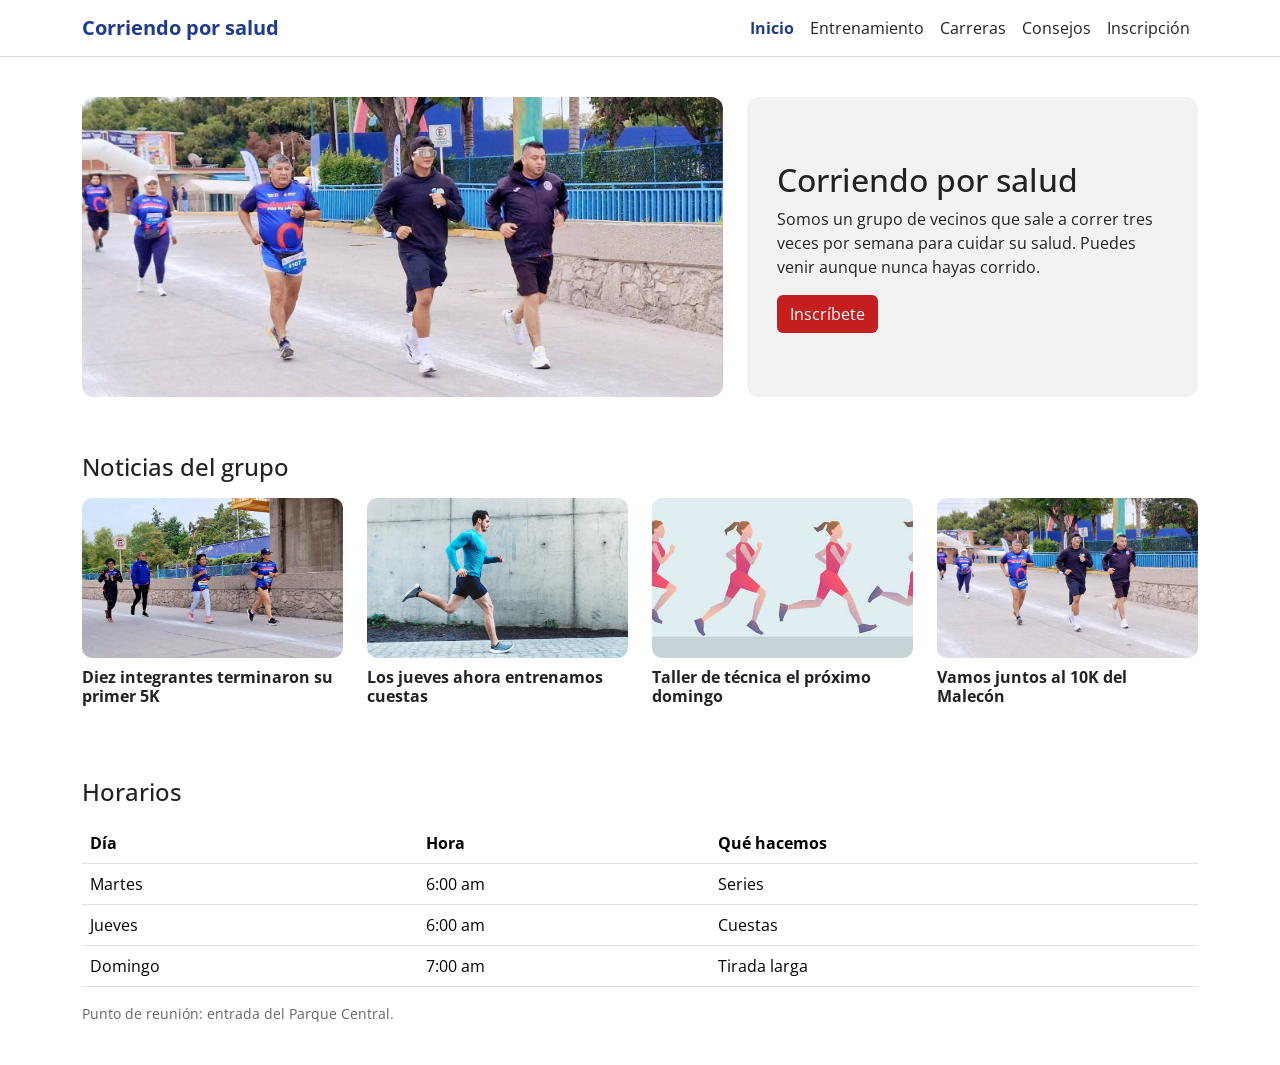
<file: html/index.html>
<!DOCTYPE html>
<html lang="es">
<head>
  <meta charset="UTF-8">
  <meta name="viewport" content="width=device-width, initial-scale=1.0">
  <title>Inicio | Corriendo por salud</title>
  <link href="https://fonts.googleapis.com/css2?family=Open+Sans:wght@400;700&display=swap" rel="stylesheet">
  <link rel="stylesheet" href="https://cdn.jsdelivr.net/npm/bootstrap@5.3.3/dist/css/bootstrap.min.css">
  <link rel="stylesheet" href="../css/estilos.css?v=12">
</head>
<body>

  <header>
    <nav class="navbar navbar-expand-lg menu">
      <div class="container">
        <a class="navbar-brand" href="index.html">Corriendo por salud</a>
        <button class="navbar-toggler" type="button" data-bs-toggle="collapse" data-bs-target="#menu" aria-controls="menu" aria-expanded="false" aria-label="Abrir menú">
          <span class="navbar-toggler-icon"></span>
        </button>
        <div class="collapse navbar-collapse" id="menu">
          <ul class="navbar-nav ms-auto">
            <li class="nav-item"><a class="nav-link active" aria-current="page" href="index.html">Inicio</a></li>
            <li class="nav-item"><a class="nav-link" href="entrenamiento.html">Entrenamiento</a></li>
            <li class="nav-item"><a class="nav-link" href="carreras.html">Carreras</a></li>
            <li class="nav-item"><a class="nav-link" href="consejos.html">Consejos</a></li>
            <li class="nav-item"><a class="nav-link" href="inscripcion.html">Inscripción</a></li>
          </ul>
        </div>
      </div>
    </nav>
  </header>

  <main>

    <section class="seccion">
      <div class="container">
        <div class="row">
          <div class="col-12 col-md-7 mb-3">
            <img src="../img/grupo-carrera.jpg" alt="Integrantes del grupo corriendo en una carrera" class="foto">
          </div>
          <div class="col-12 col-md-5 mb-3">
            <div class="destacado d-flex flex-column justify-content-center">
              <h1 class="h2">Corriendo por salud</h1>
              <p>Somos un grupo de vecinos que sale a correr tres veces por semana para cuidar su salud. Puedes venir aunque nunca hayas corrido.</p>
              <a href="inscripcion.html" class="btn btn-rojo align-self-start">Inscríbete</a>
            </div>
          </div>
        </div>
      </div>
    </section>

    <section class="seccion pt-0">
      <div class="container">
        <h2 class="h4 mb-3">Noticias del grupo</h2>
        <div class="row">
          <article class="col-6 col-lg-3 mb-4 noticia">
            <img src="../img/grupo-mujeres.jpg" alt="Corredoras del grupo en el 5K del parque">
            <h3>Diez integrantes terminaron su primer 5K</h3>
          </article>
          <article class="col-6 col-lg-3 mb-4 noticia">
            <img src="../img/corredor.webp" alt="Corredor entrenando en la calle">
            <h3>Los jueves ahora entrenamos cuestas</h3>
          </article>
          <article class="col-6 col-lg-3 mb-4 noticia">
            <img src="../img/tecnica.jpg" alt="Dibujo de la zancada de una corredora">
            <h3>Taller de técnica el próximo domingo</h3>
          </article>
          <article class="col-6 col-lg-3 mb-4 noticia">
            <img src="../img/grupo-carrera.jpg" alt="Corredores del grupo en una carrera">
            <h3>Vamos juntos al 10K del Malecón</h3>
          </article>
        </div>
      </div>
    </section>

    <section class="seccion pt-0">
      <div class="container">
        <h2 class="h4 mb-3">Horarios</h2>
        <div class="table-responsive">
          <table class="table">
            <thead>
              <tr><th>Día</th><th>Hora</th><th>Qué hacemos</th></tr>
            </thead>
            <tbody>
              <tr><td>Martes</td><td>6:00 am</td><td>Series</td></tr>
              <tr><td>Jueves</td><td>6:00 am</td><td>Cuestas</td></tr>
              <tr><td>Domingo</td><td>7:00 am</td><td>Tirada larga</td></tr>
            </tbody>
          </table>
        </div>
        <p class="fecha mb-0">Punto de reunión: entrada del Parque Central.</p>
      </div>
    </section>

  </main>

  <script src="https://cdn.jsdelivr.net/npm/bootstrap@5.3.3/dist/js/bootstrap.bundle.min.js"></script>
</body>
</html>
</file>
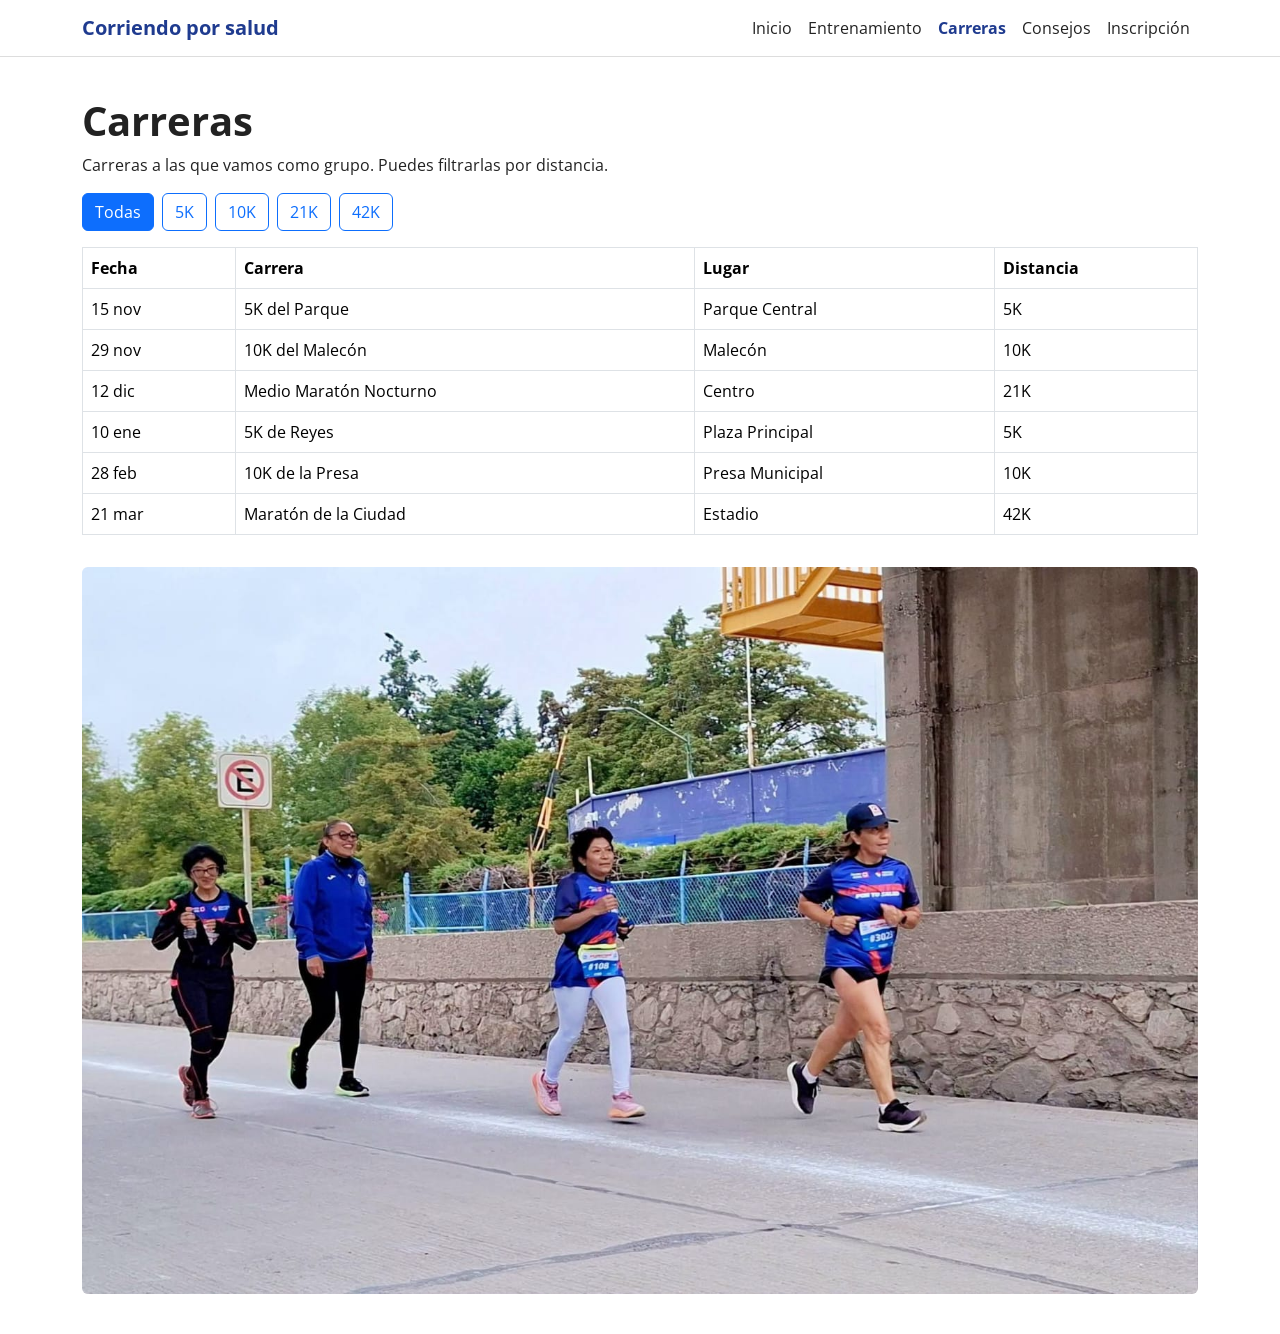
<file: html/carreras.html>
<!DOCTYPE html>
<html lang="es">
<head>
  <meta charset="UTF-8">
  <meta name="viewport" content="width=device-width, initial-scale=1.0">
  <title>Carreras | Corriendo por salud</title>
  <link href="https://fonts.googleapis.com/css2?family=Open+Sans:wght@400;700&display=swap" rel="stylesheet">
  <link rel="stylesheet" href="https://cdn.jsdelivr.net/npm/bootstrap@5.3.3/dist/css/bootstrap.min.css">
  <link rel="stylesheet" href="../css/estilos.css?v=12">
</head>
<body>

  <header>
    <nav class="navbar navbar-expand-lg menu">
      <div class="container">
        <a class="navbar-brand" href="index.html">Corriendo por salud</a>
        <button class="navbar-toggler" type="button" data-bs-toggle="collapse" data-bs-target="#menu" aria-controls="menu" aria-expanded="false" aria-label="Abrir menú">
          <span class="navbar-toggler-icon"></span>
        </button>
        <div class="collapse navbar-collapse" id="menu">
          <ul class="navbar-nav ms-auto">
            <li class="nav-item"><a class="nav-link" href="index.html">Inicio</a></li>
            <li class="nav-item"><a class="nav-link" href="entrenamiento.html">Entrenamiento</a></li>
            <li class="nav-item"><a class="nav-link active" aria-current="page" href="carreras.html">Carreras</a></li>
            <li class="nav-item"><a class="nav-link" href="consejos.html">Consejos</a></li>
            <li class="nav-item"><a class="nav-link" href="inscripcion.html">Inscripción</a></li>
          </ul>
        </div>
      </div>
    </nav>
  </header>

  <main>

    <section class="seccion">
      <div class="container">
        <h1>Carreras</h1>
        <p>Carreras a las que vamos como grupo. Puedes filtrarlas por distancia.</p>

        <div class="d-flex flex-wrap gap-2 mb-3">
          <button class="btn btn-outline-primary filtro active" type="button" data-filtro="todas">Todas</button>
          <button class="btn btn-outline-primary filtro" type="button" data-filtro="5k">5K</button>
          <button class="btn btn-outline-primary filtro" type="button" data-filtro="10k">10K</button>
          <button class="btn btn-outline-primary filtro" type="button" data-filtro="21k">21K</button>
          <button class="btn btn-outline-primary filtro" type="button" data-filtro="42k">42K</button>
        </div>

        <div class="table-responsive">
          <table class="table table-bordered">
            <thead>
              <tr><th>Fecha</th><th>Carrera</th><th>Lugar</th><th>Distancia</th></tr>
            </thead>
            <tbody>
              <tr class="carrera" data-distancia="5k"><td>15 nov</td><td>5K del Parque</td><td>Parque Central</td><td>5K</td></tr>
              <tr class="carrera" data-distancia="10k"><td>29 nov</td><td>10K del Malecón</td><td>Malecón</td><td>10K</td></tr>
              <tr class="carrera" data-distancia="21k"><td>12 dic</td><td>Medio Maratón Nocturno</td><td>Centro</td><td>21K</td></tr>
              <tr class="carrera" data-distancia="5k"><td>10 ene</td><td>5K de Reyes</td><td>Plaza Principal</td><td>5K</td></tr>
              <tr class="carrera" data-distancia="10k"><td>28 feb</td><td>10K de la Presa</td><td>Presa Municipal</td><td>10K</td></tr>
              <tr class="carrera" data-distancia="42k"><td>21 mar</td><td>Maratón de la Ciudad</td><td>Estadio</td><td>42K</td></tr>
            </tbody>
          </table>
        </div>

        <img src="../img/grupo-mujeres.jpg" alt="Corredoras del grupo durante una carrera" class="img-fluid rounded mt-3">
      </div>
    </section>

  </main>

  <script src="https://cdn.jsdelivr.net/npm/bootstrap@5.3.3/dist/js/bootstrap.bundle.min.js"></script>
  <script src="../js/funtion.js?v=12"></script>
</body>
</html>
</file>
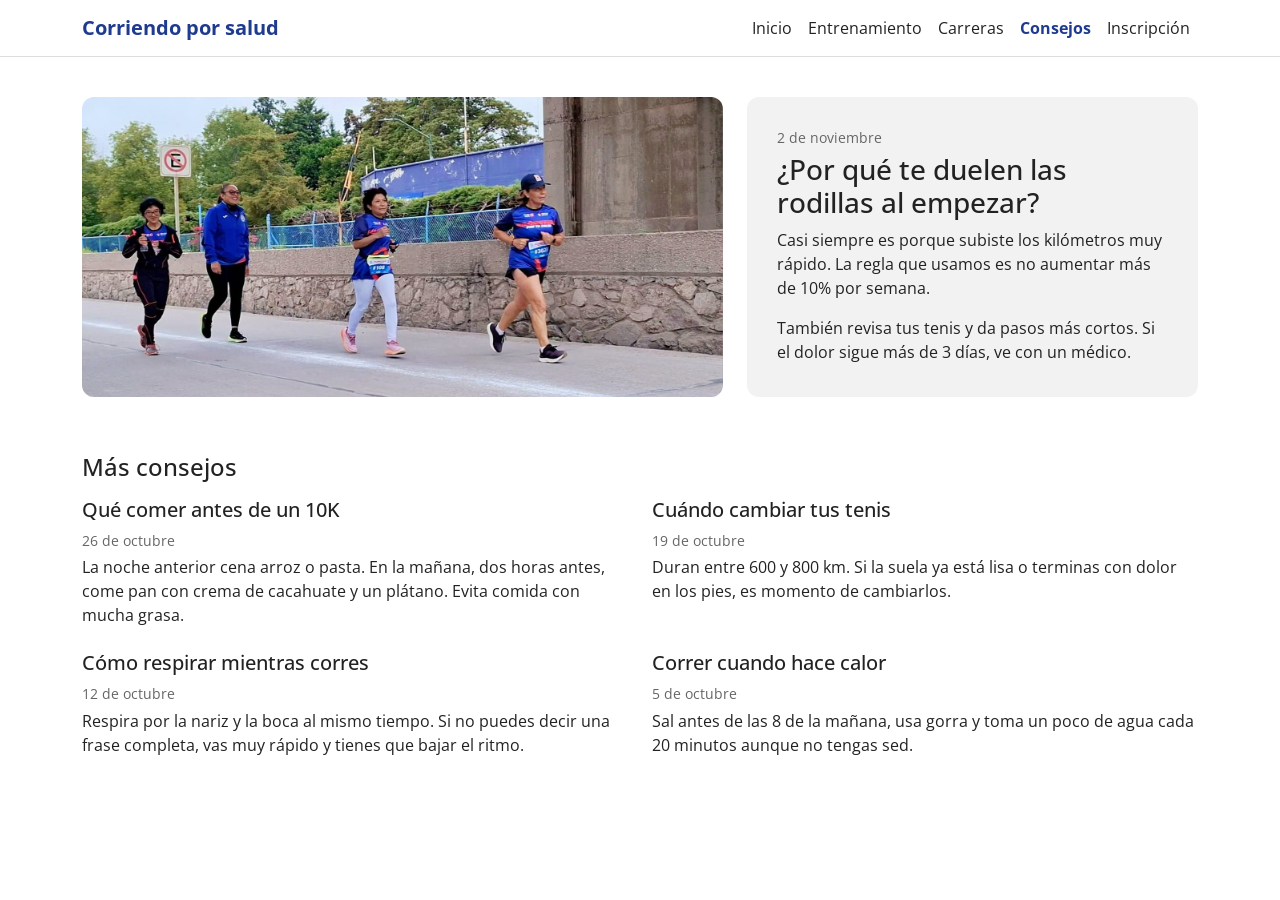
<file: html/consejos.html>
<!DOCTYPE html>
<html lang="es">
<head>
  <meta charset="UTF-8">
  <meta name="viewport" content="width=device-width, initial-scale=1.0">
  <title>Consejos | Corriendo por salud</title>
  <link href="https://fonts.googleapis.com/css2?family=Open+Sans:wght@400;700&display=swap" rel="stylesheet">
  <link rel="stylesheet" href="https://cdn.jsdelivr.net/npm/bootstrap@5.3.3/dist/css/bootstrap.min.css">
  <link rel="stylesheet" href="../css/estilos.css?v=12">
</head>
<body>

  <header>
    <nav class="navbar navbar-expand-lg menu">
      <div class="container">
        <a class="navbar-brand" href="index.html">Corriendo por salud</a>
        <button class="navbar-toggler" type="button" data-bs-toggle="collapse" data-bs-target="#menu" aria-controls="menu" aria-expanded="false" aria-label="Abrir menú">
          <span class="navbar-toggler-icon"></span>
        </button>
        <div class="collapse navbar-collapse" id="menu">
          <ul class="navbar-nav ms-auto">
            <li class="nav-item"><a class="nav-link" href="index.html">Inicio</a></li>
            <li class="nav-item"><a class="nav-link" href="entrenamiento.html">Entrenamiento</a></li>
            <li class="nav-item"><a class="nav-link" href="carreras.html">Carreras</a></li>
            <li class="nav-item"><a class="nav-link active" aria-current="page" href="consejos.html">Consejos</a></li>
            <li class="nav-item"><a class="nav-link" href="inscripcion.html">Inscripción</a></li>
          </ul>
        </div>
      </div>
    </nav>
  </header>

  <main>

    <section class="seccion">
      <div class="container">
        <div class="row">
          <div class="col-12 col-md-7 mb-3">
            <img src="../img/grupo-mujeres.jpg" alt="Corredoras del grupo durante una carrera" class="foto">
          </div>
          <div class="col-12 col-md-5 mb-3">
            <article class="destacado">
              <p class="fecha mb-1">2 de noviembre</p>
              <h1 class="h3">¿Por qué te duelen las rodillas al empezar?</h1>
              <p>Casi siempre es porque subiste los kilómetros muy rápido. La regla que usamos es no aumentar más de 10% por semana.</p>
              <p class="mb-0">También revisa tus tenis y da pasos más cortos. Si el dolor sigue más de 3 días, ve con un médico.</p>
            </article>
          </div>
        </div>
      </div>
    </section>

    <section class="seccion pt-0">
      <div class="container">
        <h2 class="h4 mb-3">Más consejos</h2>
        <div class="row">
          <article class="col-12 col-md-6 mb-4">
            <h3 class="h5">Qué comer antes de un 10K</h3>
            <p class="fecha mb-1">26 de octubre</p>
            <p class="mb-0">La noche anterior cena arroz o pasta. En la mañana, dos horas antes, come pan con crema de cacahuate y un plátano. Evita comida con mucha grasa.</p>
          </article>
          <article class="col-12 col-md-6 mb-4">
            <h3 class="h5">Cuándo cambiar tus tenis</h3>
            <p class="fecha mb-1">19 de octubre</p>
            <p class="mb-0">Duran entre 600 y 800 km. Si la suela ya está lisa o terminas con dolor en los pies, es momento de cambiarlos.</p>
          </article>
          <article class="col-12 col-md-6 mb-4">
            <h3 class="h5">Cómo respirar mientras corres</h3>
            <p class="fecha mb-1">12 de octubre</p>
            <p class="mb-0">Respira por la nariz y la boca al mismo tiempo. Si no puedes decir una frase completa, vas muy rápido y tienes que bajar el ritmo.</p>
          </article>
          <article class="col-12 col-md-6 mb-4">
            <h3 class="h5">Correr cuando hace calor</h3>
            <p class="fecha mb-1">5 de octubre</p>
            <p class="mb-0">Sal antes de las 8 de la mañana, usa gorra y toma un poco de agua cada 20 minutos aunque no tengas sed.</p>
          </article>
        </div>
      </div>
    </section>

  </main>

  <script src="https://cdn.jsdelivr.net/npm/bootstrap@5.3.3/dist/js/bootstrap.bundle.min.js"></script>
</body>
</html>
</file>
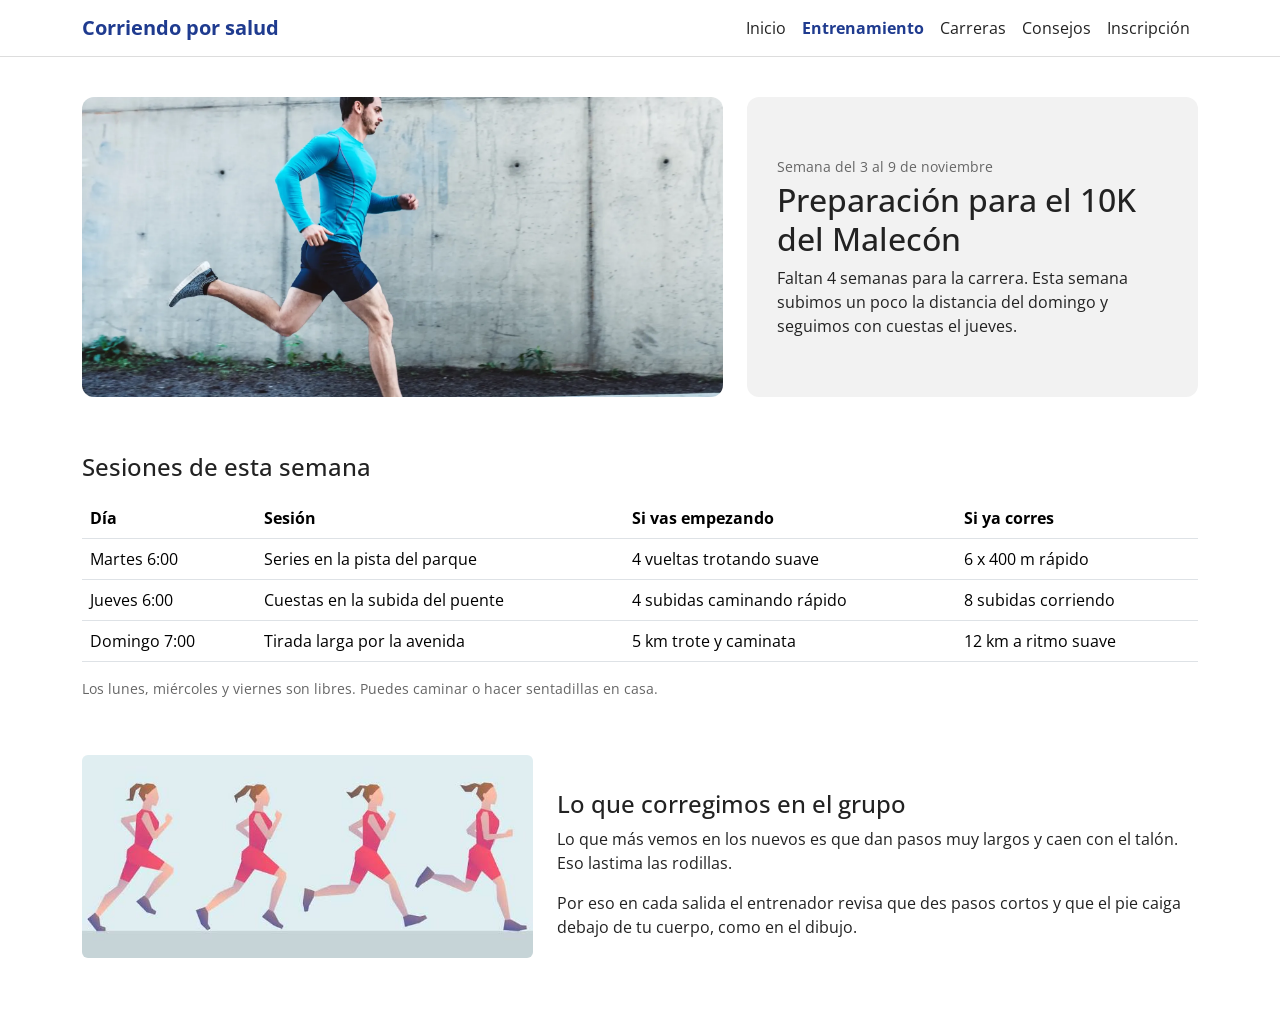
<file: html/entrenamiento.html>
<!DOCTYPE html>
<html lang="es">
<head>
  <meta charset="UTF-8">
  <meta name="viewport" content="width=device-width, initial-scale=1.0">
  <title>Entrenamiento | Corriendo por salud</title>
  <link href="https://fonts.googleapis.com/css2?family=Open+Sans:wght@400;700&display=swap" rel="stylesheet">
  <link rel="stylesheet" href="https://cdn.jsdelivr.net/npm/bootstrap@5.3.3/dist/css/bootstrap.min.css">
  <link rel="stylesheet" href="../css/estilos.css?v=12">
</head>
<body>

  <header>
    <nav class="navbar navbar-expand-lg menu">
      <div class="container">
        <a class="navbar-brand" href="index.html">Corriendo por salud</a>
        <button class="navbar-toggler" type="button" data-bs-toggle="collapse" data-bs-target="#menu" aria-controls="menu" aria-expanded="false" aria-label="Abrir menú">
          <span class="navbar-toggler-icon"></span>
        </button>
        <div class="collapse navbar-collapse" id="menu">
          <ul class="navbar-nav ms-auto">
            <li class="nav-item"><a class="nav-link" href="index.html">Inicio</a></li>
            <li class="nav-item"><a class="nav-link active" aria-current="page" href="entrenamiento.html">Entrenamiento</a></li>
            <li class="nav-item"><a class="nav-link" href="carreras.html">Carreras</a></li>
            <li class="nav-item"><a class="nav-link" href="consejos.html">Consejos</a></li>
            <li class="nav-item"><a class="nav-link" href="inscripcion.html">Inscripción</a></li>
          </ul>
        </div>
      </div>
    </nav>
  </header>

  <main>

    <section class="seccion">
      <div class="container">
        <div class="row">
          <div class="col-12 col-md-7 mb-3">
            <img src="../img/corredor.webp" alt="Hombre corriendo junto a una pared de concreto" class="foto">
          </div>
          <div class="col-12 col-md-5 mb-3">
            <div class="destacado d-flex flex-column justify-content-center">
              <p class="fecha mb-1">Semana del 3 al 9 de noviembre</p>
              <h1 class="h2">Preparación para el 10K del Malecón</h1>
              <p class="mb-0">Faltan 4 semanas para la carrera. Esta semana subimos un poco la distancia del domingo y seguimos con cuestas el jueves.</p>
            </div>
          </div>
        </div>
      </div>
    </section>

    <section class="seccion pt-0">
      <div class="container">
        <h2 class="h4 mb-3">Sesiones de esta semana</h2>
        <div class="table-responsive">
          <table class="table">
            <thead>
              <tr><th>Día</th><th>Sesión</th><th>Si vas empezando</th><th>Si ya corres</th></tr>
            </thead>
            <tbody>
              <tr><td>Martes 6:00</td><td>Series en la pista del parque</td><td>4 vueltas trotando suave</td><td>6 x 400 m rápido</td></tr>
              <tr><td>Jueves 6:00</td><td>Cuestas en la subida del puente</td><td>4 subidas caminando rápido</td><td>8 subidas corriendo</td></tr>
              <tr><td>Domingo 7:00</td><td>Tirada larga por la avenida</td><td>5 km trote y caminata</td><td>12 km a ritmo suave</td></tr>
            </tbody>
          </table>
        </div>
        <p class="fecha">Los lunes, miércoles y viernes son libres. Puedes caminar o hacer sentadillas en casa.</p>
      </div>
    </section>

    <section class="seccion pt-0">
      <div class="container">
        <div class="row align-items-center">
          <div class="col-12 col-md-5 mb-3">
            <img src="../img/tecnica.jpg" alt="Dibujo de una corredora mostrando la zancada" class="img-fluid rounded">
          </div>
          <div class="col-12 col-md-7">
            <h2 class="h4">Lo que corregimos en el grupo</h2>
            <p>Lo que más vemos en los nuevos es que dan pasos muy largos y caen con el talón. Eso lastima las rodillas.</p>
            <p class="mb-0">Por eso en cada salida el entrenador revisa que des pasos cortos y que el pie caiga debajo de tu cuerpo, como en el dibujo.</p>
          </div>
        </div>
      </div>
    </section>

  </main>

  <script src="https://cdn.jsdelivr.net/npm/bootstrap@5.3.3/dist/js/bootstrap.bundle.min.js"></script>
</body>
</html>
</file>
<file: css/estilos.css>
:root {
  --blanco: #ffffff;
  --azul: #1f3b8f;
  --rojo: #c41e1e;
  --gris: #f2f2f2;
}

* {
  transition: none !important;
  animation: none !important;
}

body {
  font-family: "Segoe UI", "Open Sans", sans-serif;
  color: #222222;
  background-color: var(--blanco);
}

h1, h2, h3 {
  font-weight: 700;
}

.menu {
  background-color: var(--blanco);
  border-bottom: 1px solid #dddddd;
}

.menu .navbar-brand {
  font-weight: 700;
  color: var(--azul);
}

.menu .nav-link {
  color: #222222;
}

.menu .nav-link.active {
  color: var(--azul);
  font-weight: 700;
}

.seccion {
  padding: 40px 0;
}

.destacado {
  background-color: var(--gris);
  border-radius: 12px;
  padding: 30px;
  height: 100%;
}

.foto {
  width: 100%;
  height: 300px;
  object-fit: cover;
  border-radius: 12px;
}

.noticia img {
  width: 100%;
  height: 160px;
  object-fit: cover;
  border-radius: 10px;
}

.noticia h3 {
  font-size: 1rem;
  margin-top: 10px;
}

.fecha {
  color: #666666;
  font-size: 0.9rem;
}

.btn-rojo {
  background-color: var(--rojo);
  color: var(--blanco);
}

.btn-rojo:hover {
  background-color: #a01818;
  color: var(--blanco);
}
</file>
